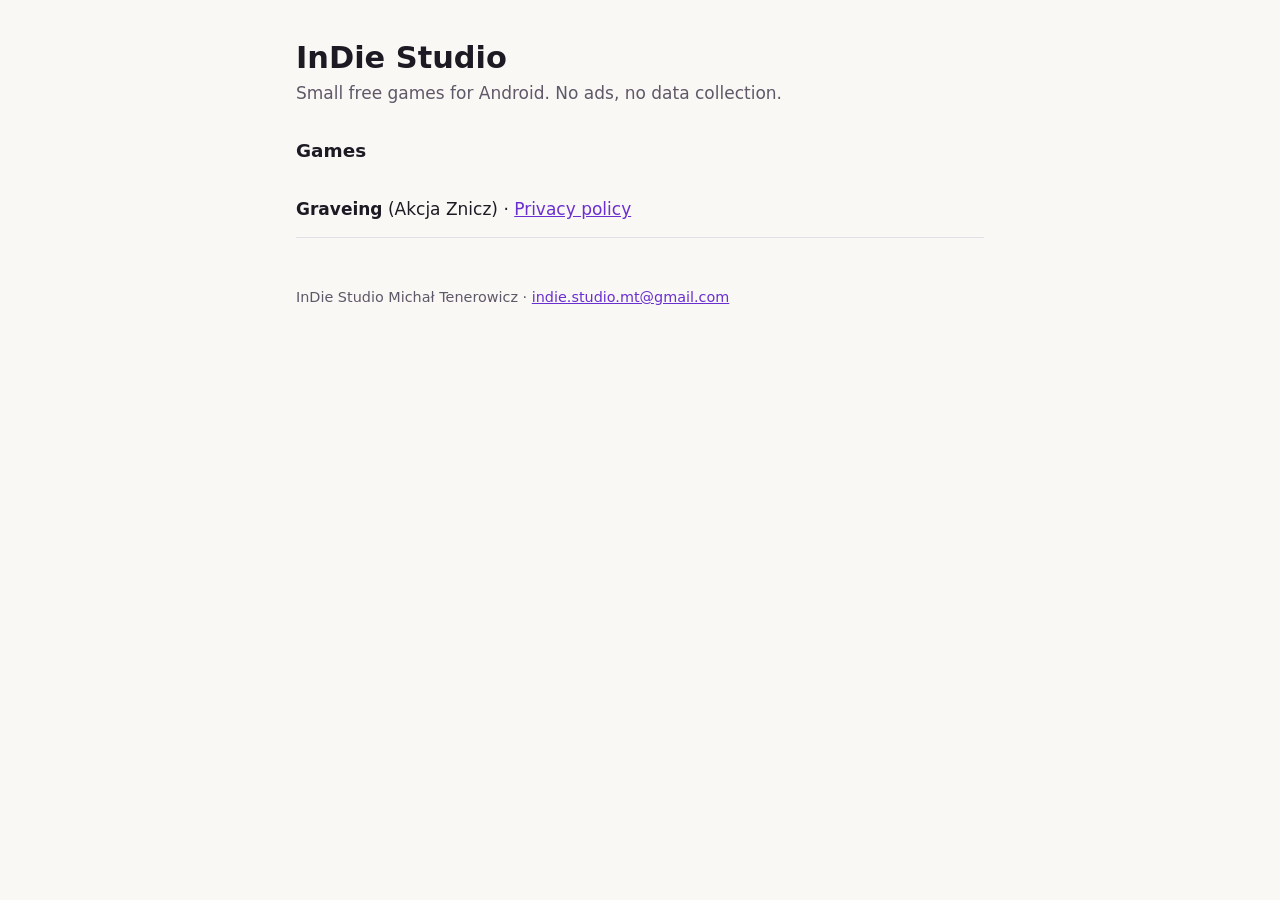
<file: index.html>
<!doctype html>
<html lang="en">
<head>
<meta charset="utf-8">
<meta name="viewport" content="width=device-width, initial-scale=1">
<title>InDie Studio</title>
<link rel="stylesheet" href="style.css">
</head>
<body>
<main>
  <h1>InDie Studio</h1>
  <p class="meta">Small free games for Android. No ads, no data collection.</p>

  <h2>Games</h2>
  <ul class="games">
    <li><strong>Graveing</strong> (Akcja Znicz) &middot; <a href="graveing/privacy.html">Privacy policy</a></li>
  </ul>

  <footer>
    InDie Studio Michał Tenerowicz &middot;
    <a href="mailto:indie.studio.mt@gmail.com">indie.studio.mt@gmail.com</a>
  </footer>
</main>
</body>
</html>
</file>
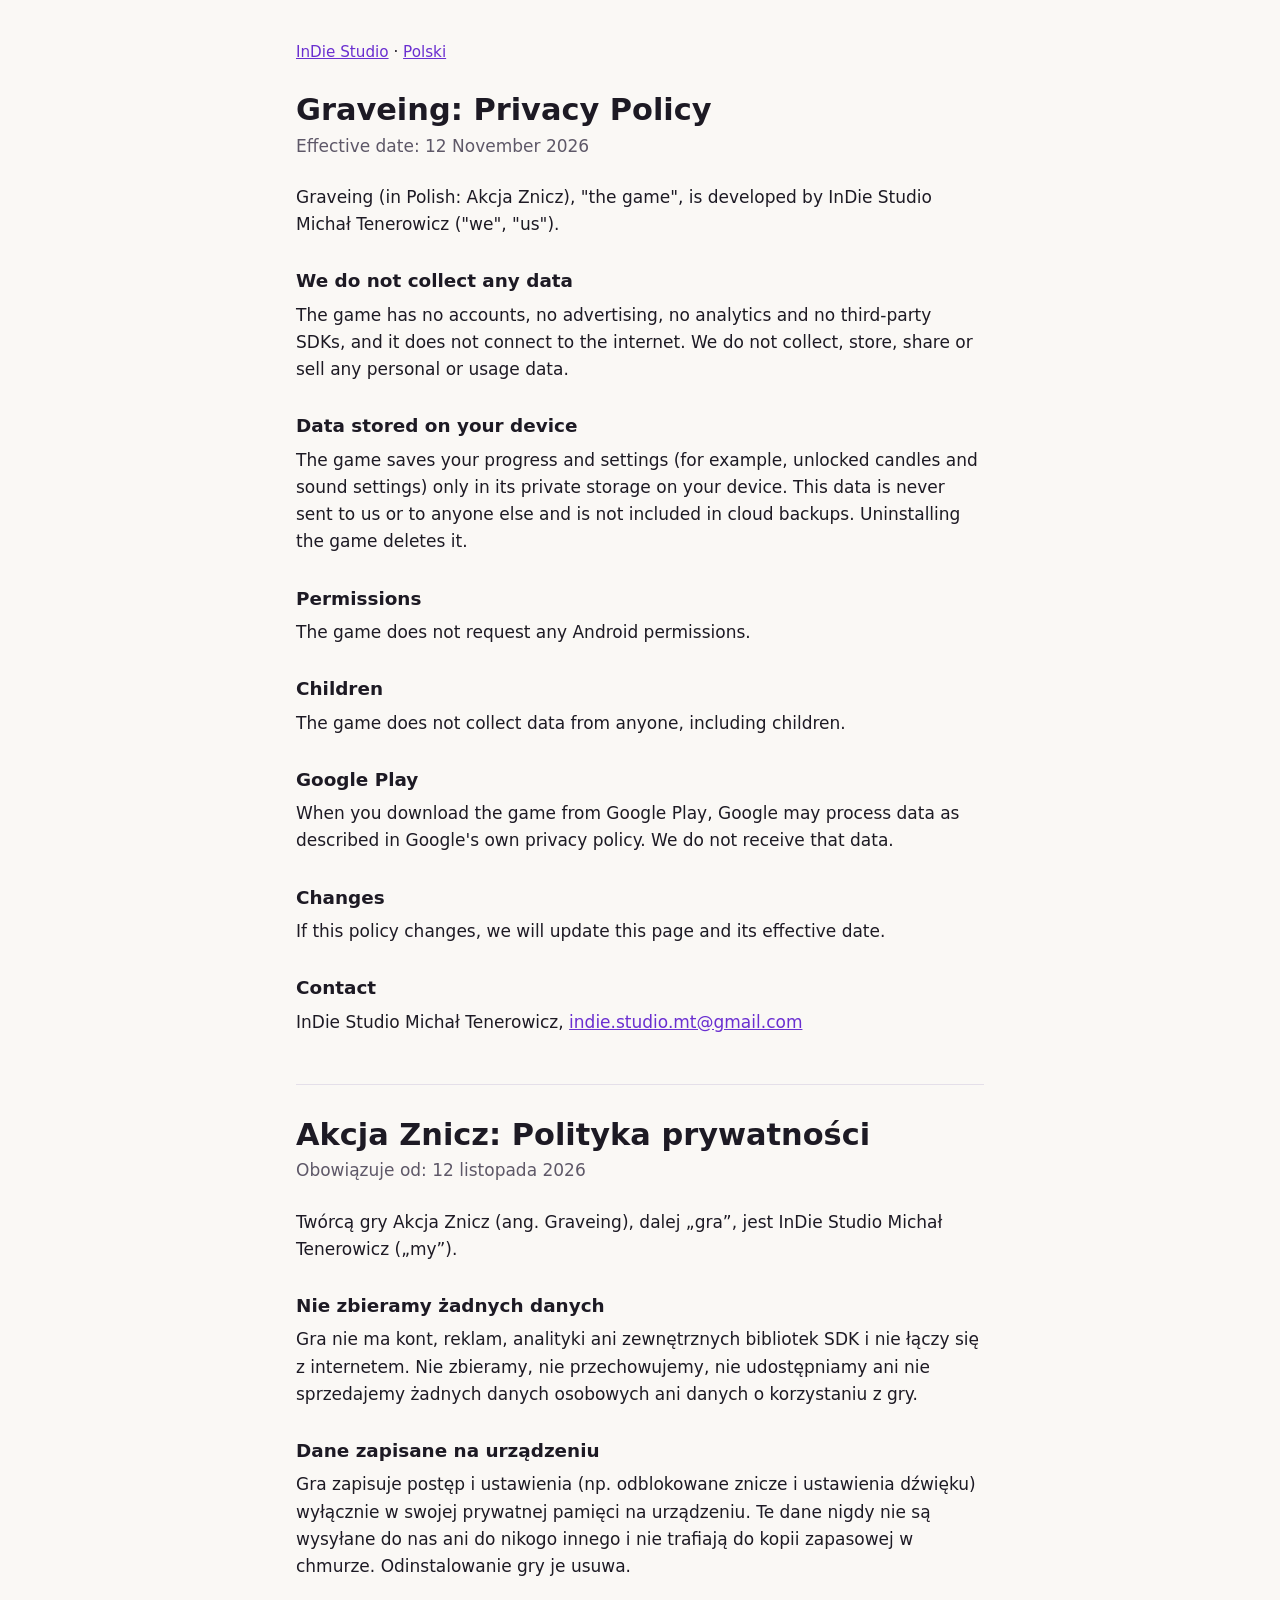
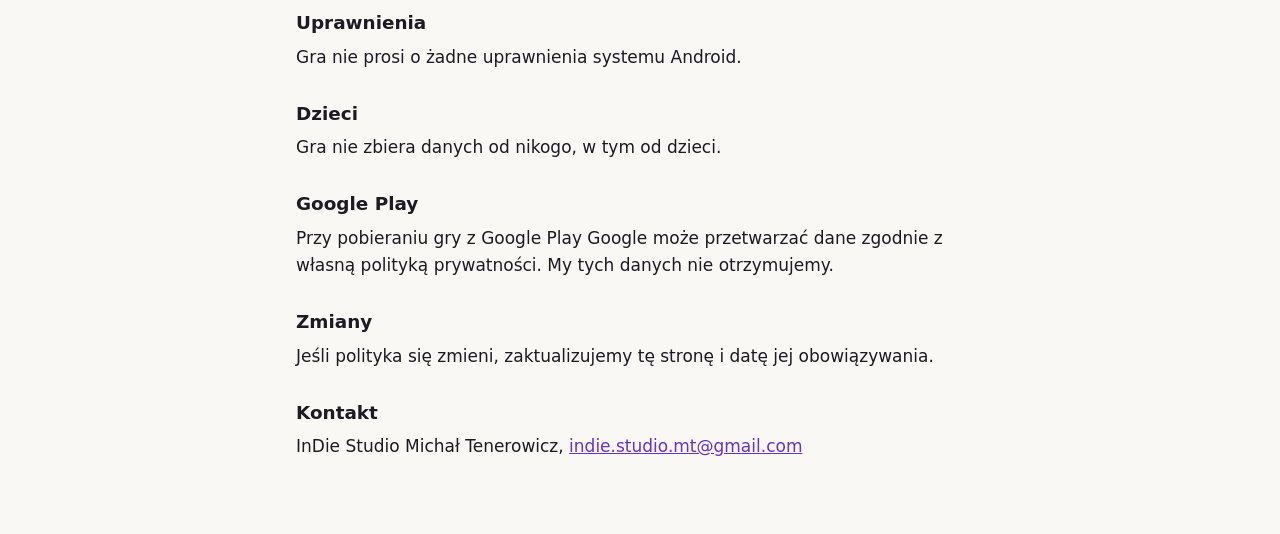
<file: graveing/privacy.html>
<!doctype html>
<html lang="en">
<head>
<meta charset="utf-8">
<meta name="viewport" content="width=device-width, initial-scale=1">
<title>Graveing Privacy Policy</title>
<link rel="stylesheet" href="../style.css">
</head>
<body>
<main>
  <nav><a href="../">InDie Studio</a> &middot; <a href="#pl">Polski</a></nav>

  <h1>Graveing: Privacy Policy</h1>
  <p class="meta">Effective date: 12 November 2026</p>

  <p>Graveing (in Polish: Akcja Znicz), "the game", is developed by InDie Studio Michał Tenerowicz ("we", "us").</p>

  <h2>We do not collect any data</h2>
  <p>The game has no accounts, no advertising, no analytics and no third-party SDKs, and it does not connect to the internet. We do not collect, store, share or sell any personal or usage data.</p>

  <h2>Data stored on your device</h2>
  <p>The game saves your progress and settings (for example, unlocked candles and sound settings) only in its private storage on your device. This data is never sent to us or to anyone else and is not included in cloud backups. Uninstalling the game deletes it.</p>

  <h2>Permissions</h2>
  <p>The game does not request any Android permissions.</p>

  <h2>Children</h2>
  <p>The game does not collect data from anyone, including children.</p>

  <h2>Google Play</h2>
  <p>When you download the game from Google Play, Google may process data as described in Google's own privacy policy. We do not receive that data.</p>

  <h2>Changes</h2>
  <p>If this policy changes, we will update this page and its effective date.</p>

  <h2>Contact</h2>
  <p>InDie Studio Michał Tenerowicz, <a href="mailto:indie.studio.mt@gmail.com">indie.studio.mt@gmail.com</a></p>

  <section class="lang" id="pl" lang="pl">
    <h1>Akcja Znicz: Polityka prywatności</h1>
    <p class="meta">Obowiązuje od: 12 listopada 2026</p>

    <p>Twórcą gry Akcja Znicz (ang. Graveing), dalej „gra”, jest InDie Studio Michał Tenerowicz („my”).</p>

    <h2>Nie zbieramy żadnych danych</h2>
    <p>Gra nie ma kont, reklam, analityki ani zewnętrznych bibliotek SDK i nie łączy się z internetem. Nie zbieramy, nie przechowujemy, nie udostępniamy ani nie sprzedajemy żadnych danych osobowych ani danych o korzystaniu z gry.</p>

    <h2>Dane zapisane na urządzeniu</h2>
    <p>Gra zapisuje postęp i ustawienia (np. odblokowane znicze i ustawienia dźwięku) wyłącznie w swojej prywatnej pamięci na urządzeniu. Te dane nigdy nie są wysyłane do nas ani do nikogo innego i nie trafiają do kopii zapasowej w chmurze. Odinstalowanie gry je usuwa.</p>

    <h2>Uprawnienia</h2>
    <p>Gra nie prosi o żadne uprawnienia systemu Android.</p>

    <h2>Dzieci</h2>
    <p>Gra nie zbiera danych od nikogo, w tym od dzieci.</p>

    <h2>Google Play</h2>
    <p>Przy pobieraniu gry z Google Play Google może przetwarzać dane zgodnie z własną polityką prywatności. My tych danych nie otrzymujemy.</p>

    <h2>Zmiany</h2>
    <p>Jeśli polityka się zmieni, zaktualizujemy tę stronę i datę jej obowiązywania.</p>

    <h2>Kontakt</h2>
    <p>InDie Studio Michał Tenerowicz, <a href="mailto:indie.studio.mt@gmail.com">indie.studio.mt@gmail.com</a></p>
  </section>
</main>
</body>
</html>
</file>
<file: style.css>
:root {
  --bg: #faf8f5;
  --fg: #1d1a24;
  --muted: #5e5868;
  --accent: #6a2fd0;
  --line: #e4dfe9;
}
@media (prefers-color-scheme: dark) {
  :root {
    --bg: #17141d;
    --fg: #ece8f2;
    --muted: #a59eb0;
    --accent: #b493ff;
    --line: #2d2836;
  }
}
* { box-sizing: border-box; }
body {
  margin: 0;
  background: var(--bg);
  color: var(--fg);
  font: 17px/1.6 system-ui, -apple-system, "Segoe UI", Roboto, sans-serif;
}
main { max-width: 720px; margin: 0 auto; padding: 40px 16px 64px; }
h1 { font-size: 1.9rem; line-height: 1.2; margin: 0 0 4px; }
h2 { font-size: 1.15rem; margin: 28px 0 6px; }
p, li { margin: 0 0 10px; }
a { color: var(--accent); }
.meta { color: var(--muted); margin-bottom: 24px; }
.lang { border-top: 1px solid var(--line); margin-top: 48px; padding-top: 32px; }
nav { margin-bottom: 28px; font-size: 0.95rem; }
ul.games { list-style: none; padding: 0; }
ul.games li { padding: 14px 0; border-bottom: 1px solid var(--line); }
footer { color: var(--muted); font-size: 0.9rem; margin-top: 48px; }
</file>
